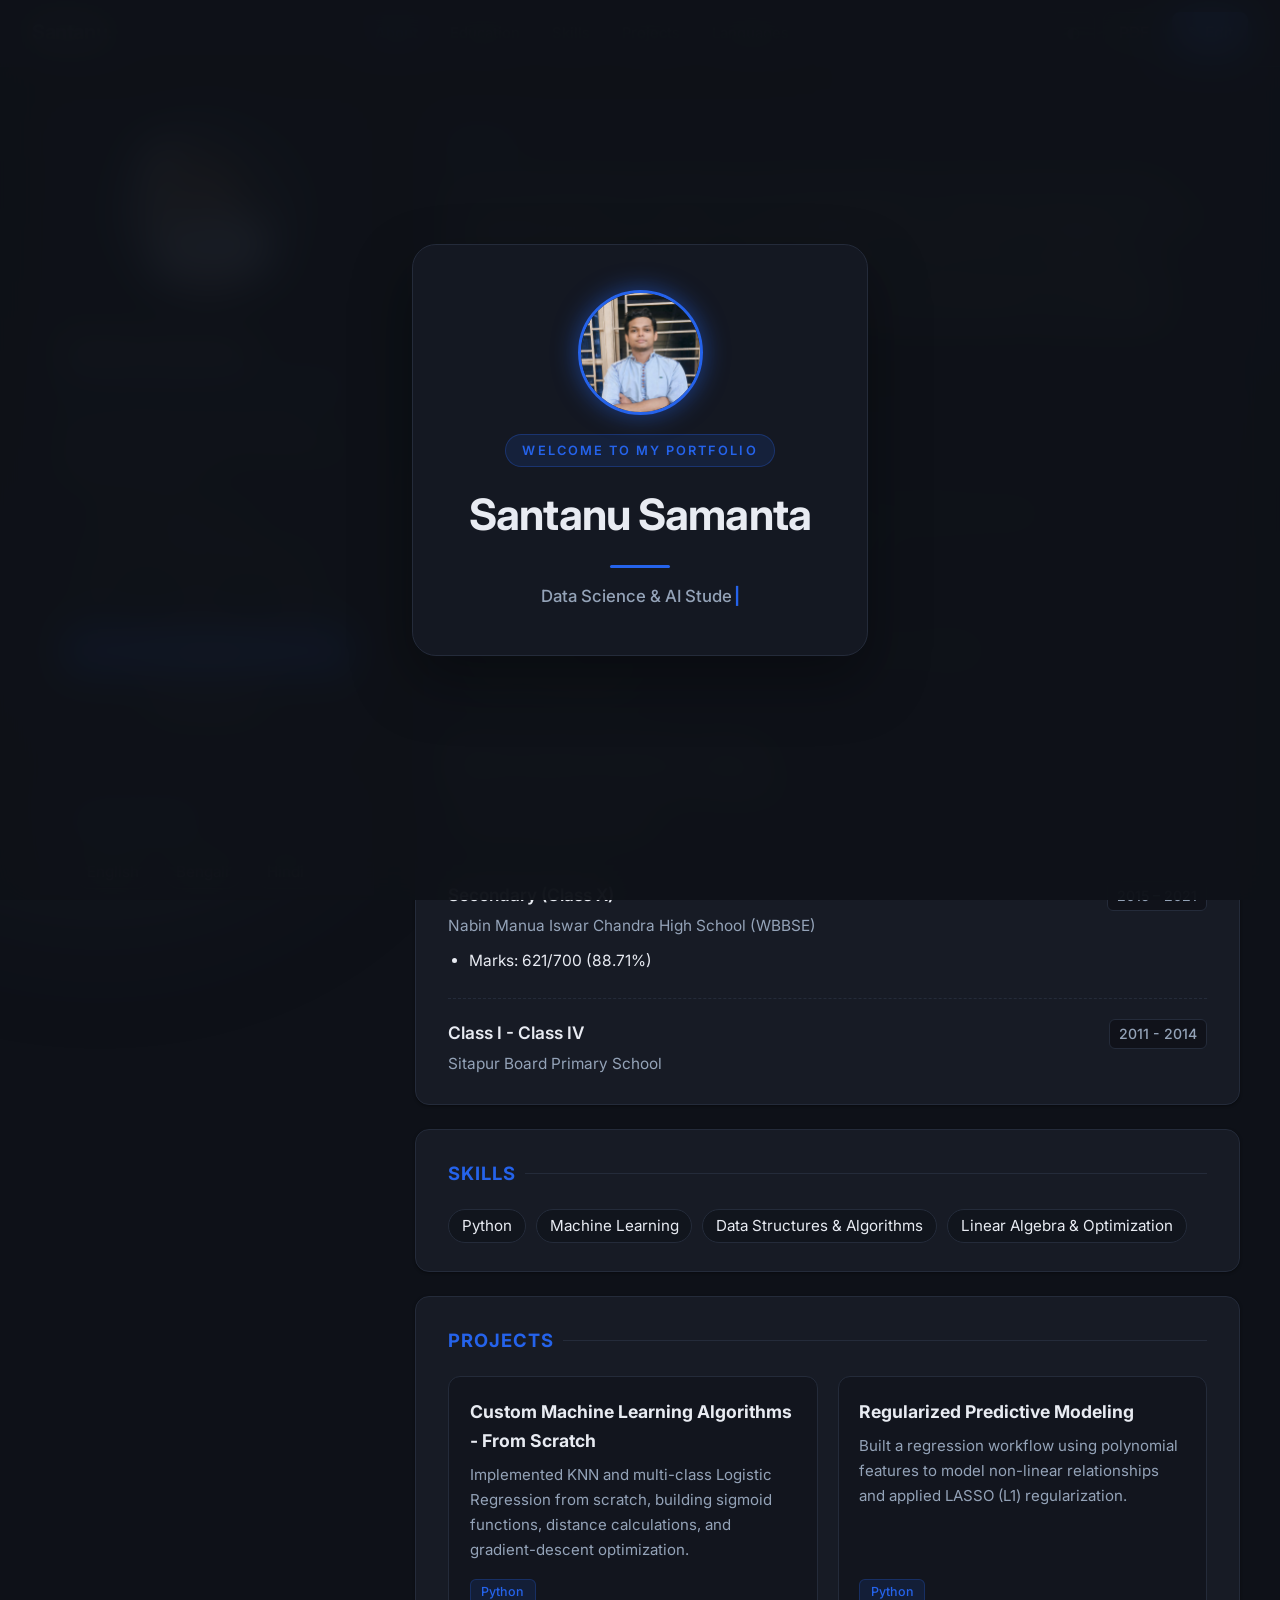
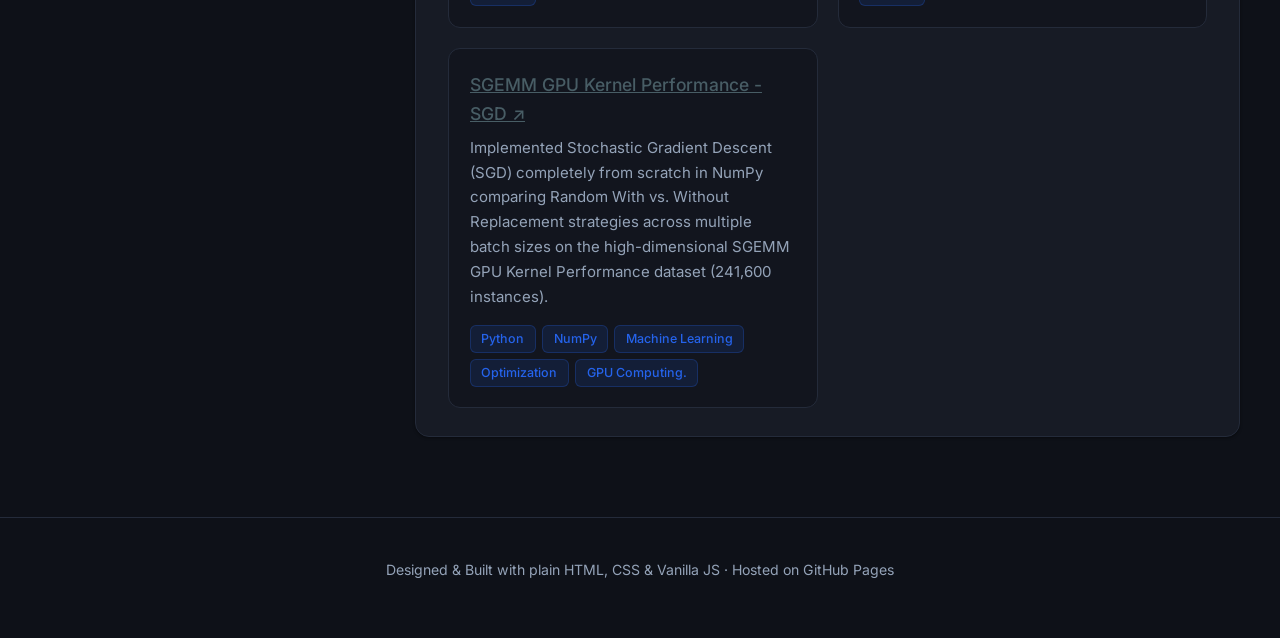
<file: index.html>
<!doctype html>
<html lang="en">
<head>
  <meta charset="utf-8">
  <meta name="viewport" content="width=device-width, initial-scale=1">
  <title>Santanu Samanta – CV & Portfolio</title>
  
  <!-- Typography: Inter font with system fallback -->
  <link rel="preconnect" href="https://fonts.googleapis.com">
  <link rel="preconnect" href="https://fonts.gstatic.com" crossorigin>
  <link href="https://fonts.googleapis.com/css2?family=Inter:wght@400;500;600;700&display=swap" rel="stylesheet">
  
  <link rel="stylesheet" href="style.css">
</head>
<body>

  <!-- Background Decorative Glowing Orbs -->
  <div class="bg-glow-orb orb-1 no-print" aria-hidden="true"></div>
  <div class="bg-glow-orb orb-2 no-print" aria-hidden="true"></div>

  <!-- Professional Welcoming Splash Intro -->
  <aside id="welcomeSplash" class="welcome-overlay no-print" aria-label="Welcome screen">
    <div class="welcome-card">
      <div class="welcome-avatar-wrapper">
        <img id="welcomePhoto" src="" alt="Santanu Samanta" class="welcome-avatar">
      </div>
      <div class="welcome-badge">Welcome to my Portfolio</div>
      <h1 class="welcome-name">Santanu Samanta</h1>
      <div class="welcome-line" aria-hidden="true"></div>
      <p class="welcome-sub">
        <span id="welcomeTypewriter" class="typewriter-text">Data Science &amp; AI Student</span>
        <span class="typewriter-cursor" aria-hidden="true">|</span>
      </p>
    </div>
  </aside>

  <!-- Sticky Top Navigation Bar -->
  <header class="topbar no-print">
    <div class="topbar-brand">
      <a href="#top" class="brand-link">Santanu<span class="brand-dot">.</span></a>
    </div>

    <button id="btnMobileNav" class="mobile-nav-toggle" aria-label="Toggle navigation menu" aria-expanded="false">
      <svg width="22" height="22" viewBox="0 0 24 24" fill="none" stroke="currentColor" stroke-width="2" stroke-linecap="round" stroke-linejoin="round">
        <line x1="3" y1="12" x2="21" y2="12"></line>
        <line x1="3" y1="6" x2="21" y2="6"></line>
        <line x1="3" y1="18" x2="21" y2="18"></line>
      </svg>
    </button>

    <nav id="nav" class="nav-links" aria-label="Primary navigation"></nav>

    <div class="actions">
      <button id="btnTheme" title="Toggle dark / light mode" aria-label="Toggle color theme">◐</button>
      <button id="btnPrint" title="Print CV or save as PDF" aria-label="Print or save as PDF">PDF</button>
      <button id="btnEdit" class="primary" title="Open CV Editor drawer">✎ Edit</button>
    </div>
  </header>

  <!-- Main Renderable Container -->
  <main id="cv" role="main"></main>

  <!-- Footer -->
  <footer class="site-footer no-print">
    <p>Designed &amp; Built with plain HTML, CSS &amp; Vanilla JS · Hosted on GitHub Pages</p>
  </footer>

  <!-- Floating Back to Top Button -->
  <button id="btnBackToTop" class="back-to-top no-print" aria-label="Back to top of page" title="Back to top">
    <svg width="20" height="20" viewBox="0 0 24 24" fill="none" stroke="currentColor" stroke-width="2.5" stroke-linecap="round" stroke-linejoin="round">
      <polyline points="18 15 12 9 6 15"></polyline>
    </svg>
  </button>

  <!-- In-Browser Editor Drawer -->
  <aside id="editor" class="no-print" hidden aria-label="CV Content Editor">
    <div class="ed-head">
      <strong>Edit CV</strong>
      <button id="btnClose" aria-label="Close editor">✕</button>
    </div>
    <div class="ed-body" id="edBody"></div>
    <div class="ed-foot">
      <button id="btnExport" class="primary">⬇ Download data.json</button>
      <button id="btnImport">⬆ Import</button>
      <button id="btnReset" class="danger">Reset</button>
      <input type="file" id="fileImport" accept="application/json" hidden>
      <p class="hint">Changes auto-save in your browser. Download <code>data.json</code> and commit to your repo to publish for visitors.</p>
    </div>
  </aside>

  <!-- Photo Full-View Lightbox Modal -->
  <div id="photoModal" class="photo-lightbox" hidden role="dialog" aria-modal="true" aria-label="Profile photo full view">
    <span class="lightbox-close" aria-label="Close photo preview">&times;</span>
    <img id="lightboxImg" class="lightbox-content" alt="Santanu Samanta full view">
  </div>

  <script src="app.js"></script>
</body>
</html>
</file>
<file: style.css>
/* ===== Design Tokens & CSS Variables ===== */
:root {
  --accent: #2563eb;
  --link-color: #38bdf8;
  --bg: #f6f7fb;
  --card: #ffffff;
  --text: #1b1f2a;
  --muted: #64748b;
  --line: #e2e8f0;
  --radius: 14px;
  --shadow-sm: 0 1px 3px rgba(0, 0, 0, 0.05);
  --shadow-md: 0 4px 14px rgba(0, 0, 0, 0.07);
  --shadow-lg: 0 12px 30px rgba(0, 0, 0, 0.1);
  --transition: all 0.25s cubic-bezier(0.16, 1, 0.3, 1);
}

:root[data-theme="dark"] {
  --bg: #0e1118;
  --card: #171b25;
  --text: #e8ebf2;
  --muted: #94a3b8;
  --line: #242b3a;
  --shadow-sm: 0 1px 3px rgba(0, 0, 0, 0.4);
  --shadow-md: 0 6px 18px rgba(0, 0, 0, 0.5);
  --shadow-lg: 0 14px 36px rgba(0, 0, 0, 0.65);
}

/* Base Reset & Typography */
* {
  box-sizing: border-box;
  margin: 0;
  padding: 0;
}

html {
  scroll-behavior: smooth;
}

body {
  font-family: 'Inter', system-ui, -apple-system, BlinkMacSystemFont, 'Segoe UI', Roboto, sans-serif;
  font-size: 15.5px;
  line-height: 1.65;
  background-color: var(--bg);
  color: var(--text);
  overflow-x: hidden;
  position: relative;
  min-height: 100vh;
  transition: background-color 0.3s ease, color 0.3s ease;
}

a {
  color: var(--accent);
  text-decoration: none;
  transition: var(--transition);
}

/* Background Ambient Glow Orbs */
.bg-glow-orb {
  position: fixed;
  border-radius: 50%;
  filter: blur(120px);
  z-index: -1;
  pointer-events: none;
  opacity: 0.15;
  transition: var(--transition);
}

.orb-1 {
  width: 450px;
  height: 450px;
  background: var(--accent);
  top: -100px;
  right: -100px;
}

.orb-2 {
  width: 500px;
  height: 500px;
  background: var(--link-color);
  bottom: 50px;
  left: -150px;
}

/* Button Component Styles */
button {
  font: inherit;
  cursor: pointer;
  border: 1px solid var(--line);
  background: var(--card);
  color: var(--text);
  padding: 0.45rem 0.9rem;
  border-radius: 8px;
  display: inline-flex;
  align-items: center;
  justify-content: center;
  gap: 0.45rem;
  font-weight: 500;
  transition: var(--transition);
  box-shadow: var(--shadow-sm);
}

button:hover {
  border-color: var(--accent);
  color: var(--accent);
  transform: translateY(-1px);
}

button:focus-visible {
  outline: 2px solid var(--accent);
  outline-offset: 2px;
}

button.primary {
  background: var(--accent);
  border-color: var(--accent);
  color: #ffffff;
}

button.primary:hover {
  opacity: 0.92;
  color: #ffffff;
  box-shadow: 0 4px 12px color-mix(in srgb, var(--accent) 35%, transparent);
}

button.danger {
  color: #ef4444;
  border-color: color-mix(in srgb, #ef4444 30%, transparent);
}

button.danger:hover {
  background: #ef4444;
  color: #ffffff;
  border-color: #ef4444;
}

/* ===== Sticky Top Navigation Bar ===== */
.topbar {
  position: sticky;
  top: 0;
  z-index: 100;
  display: flex;
  justify-content: space-between;
  align-items: center;
  padding: 0.75rem 2rem;
  background: color-mix(in srgb, var(--card) 85%, transparent);
  backdrop-filter: blur(12px);
  -webkit-backdrop-filter: blur(12px);
  border-bottom: 1px solid var(--line);
  box-shadow: var(--shadow-sm);
}

.topbar-brand .brand-link {
  font-size: 1.25rem;
  font-weight: 700;
  color: var(--text);
  letter-spacing: -0.02em;
}

.brand-dot {
  color: var(--accent);
}

.nav-links {
  display: flex;
  gap: 0.5rem;
  align-items: center;
}

.nav-links a {
  color: var(--muted);
  font-size: 0.92rem;
  font-weight: 500;
  padding: 0.35rem 0.75rem;
  border-radius: 6px;
  position: relative;
  transition: var(--transition);
}

.nav-links a:hover {
  color: var(--accent);
  background: color-mix(in srgb, var(--accent) 8%, transparent);
}

.nav-links a.active {
  color: var(--accent);
  background: color-mix(in srgb, var(--accent) 12%, transparent);
  font-weight: 600;
}

.actions {
  display: flex;
  gap: 0.5rem;
  align-items: center;
}

.mobile-nav-toggle {
  display: none;
  background: transparent;
  border: none;
  box-shadow: none;
  padding: 0.4rem;
  color: var(--text);
}

/* ===== Main Canvas Structure ===== */
main {
  width: 100% !important;
  max-width: 1400px !important;
  margin: 0 auto !important;
  padding: 2rem 2.5rem 5rem !important;
}

#cv {
  width: 100% !important;
}

/* Section Card Base */
section {
  background: var(--card);
  border: 1px solid var(--line);
  border-radius: var(--radius);
  padding: 1.75rem 2rem;
  margin-top: 1.5rem;
  box-shadow: var(--shadow-sm);
  transition: var(--transition);
}

section:hover {
  box-shadow: var(--shadow-md);
  border-color: color-mix(in srgb, var(--accent) 30%, var(--line));
}

section h2 {
  margin-bottom: 1.25rem;
  font-size: 1.15rem;
  font-weight: 700;
  letter-spacing: 0.05em;
  text-transform: uppercase;
  color: var(--accent);
  display: flex;
  align-items: center;
  gap: 0.6rem;
}

section h2::after {
  content: "";
  flex: 1;
  height: 1px;
  background: var(--line);
}

/* ===== Post-Splash Hero Card ===== */
.hero {
  display: flex;
  gap: 2rem;
  align-items: center;
  flex-wrap: wrap;
  margin-top: 0;
  position: relative;
  overflow: hidden;
  box-sizing: border-box;
}

.hero > div {
  flex: 1 1 260px;
  min-width: 0 !important;
  max-width: 100% !important;
  box-sizing: border-box;
}

.hero img,
.avatar {
  width: 160px;
  height: 160px;
  border-radius: 50%;
  object-fit: cover;
  border: 4px solid var(--accent);
  background: var(--line);
  flex-shrink: 0;
  display: block;
  margin: 0 auto;
  cursor: pointer;
  transition: transform 0.25s ease, box-shadow 0.25s ease;
}

.hero img:hover {
  transform: scale(1.03);
  box-shadow: 0 0 25px color-mix(in srgb, var(--accent) 45%, transparent);
}

.avatar {
  display: grid;
  place-items: center;
  font-size: 3.2rem;
  color: var(--muted);
}

.hero h1 {
  font-size: clamp(1.45rem, 2.2vw, 2rem);
  font-weight: 700;
  color: var(--text);
  letter-spacing: -0.02em;
  line-height: 1.25;
  white-space: nowrap;
}

.hero .title {
  color: var(--accent);
  font-size: 1.08rem;
  font-weight: 600;
  margin: 0.25rem 0 0.6rem;
}

.hero p {
  color: var(--muted);
  max-width: 680px;
  font-size: 0.94rem;
}

.hero-cta-group {
  display: flex;
  gap: 0.65rem;
  margin-top: 1.2rem;
  flex-wrap: wrap;
  width: 100%;
}

.hero-btn {
  padding: 0.55rem 1.1rem;
  border-radius: 8px;
  font-size: 0.9rem;
  font-weight: 600;
  box-shadow: var(--shadow-sm);
  display: inline-flex;
  align-items: center;
  justify-content: center;
  gap: 0.4rem;
  box-sizing: border-box;
  max-width: 100%;
}

/* Chips & Tags */
.chips {
  display: flex;
  flex-wrap: wrap;
  gap: 10px;
  margin-top: 1rem;
  width: 100%;
  box-sizing: border-box;
}

.chip {
  padding: 0.35rem 0.75rem;
  border: 1px solid var(--line);
  background: color-mix(in srgb, var(--bg) 60%, transparent);
  border-radius: 999px;
  font-size: 0.84rem;
  line-height: 1.3;
  text-decoration: none;
  color: var(--text);
  display: inline-flex;
  align-items: center;
  gap: 0.35rem;
  max-width: 100%;
  box-sizing: border-box;
  overflow-wrap: anywhere;
  transition: var(--transition);
}

/* Ensure email pill stays on one line with icon and fits ".com" */
a.chip[href^="mailto:"] {
  font-size: 0.79rem;
  word-break: break-all;
}

a.chip:hover {
  border-color: var(--accent);
  color: var(--accent);
  transform: translateY(-2px);
  box-shadow: var(--shadow-sm);
}

/* Standard Item Cards */
.item {
  padding: 0.2rem 0 1.25rem;
  margin-bottom: 1rem;
  border-bottom: 1px dashed var(--line);
}

.item:last-child {
  border: 0;
  margin: 0;
  padding-bottom: 0;
}

.item .row {
  display: flex;
  justify-content: space-between;
  align-items: baseline;
  gap: 1rem;
  flex-wrap: wrap;
}

.item h3 {
  font-size: 1.08rem;
  font-weight: 600;
  color: var(--text);
}

.item .sub {
  color: var(--muted);
  font-size: 0.96rem;
  margin-top: 0.15rem;
}

.item .when {
  color: var(--muted);
  font-size: 0.88rem;
  font-weight: 500;
  padding: 0.15rem 0.55rem;
  background: color-mix(in srgb, var(--bg) 80%, transparent);
  border: 1px solid var(--line);
  border-radius: 6px;
}

.item ul {
  margin: 0.6rem 0 0;
  padding-left: 1.3rem;
}

.item li {
  margin-bottom: 0.3rem;
  color: var(--text);
}

/* Projects Cards Grid */
.projects-grid {
  display: grid;
  grid-template-columns: repeat(auto-fit, minmax(320px, 1fr));
  gap: 1.25rem;
}

.project-card {
  background: color-mix(in srgb, var(--bg) 50%, transparent);
  border: 1px solid var(--line);
  border-radius: 12px;
  padding: 1.3rem;
  display: flex;
  flex-direction: column;
  justify-content: space-between;
  transition: var(--transition);
}

.project-card:hover {
  transform: translateY(-4px);
  border-color: var(--accent);
  box-shadow: var(--shadow-md);
}

.project-card h3 {
  font-size: 1.1rem;
  margin-bottom: 0.5rem;
}

.project-desc {
  font-size: 0.94rem;
  color: var(--muted);
  margin-bottom: 1rem;
  flex-grow: 1;
}

.tags {
  display: flex;
  flex-wrap: wrap;
  gap: 0.4rem;
}

.tags span {
  font-size: 0.78rem;
  font-weight: 500;
  background: color-mix(in srgb, var(--accent) 12%, transparent);
  color: var(--accent);
  padding: 0.15rem 0.65rem;
  border-radius: 6px;
  border: 1px solid color-mix(in srgb, var(--accent) 25%, transparent);
}

/* Skills Grid & Percentage Bars */
.bar {
  height: 8px;
  background: var(--line);
  border-radius: 99px;
  overflow: hidden;
  margin-top: 0.35rem;
}

.bar i {
  display: block;
  height: 100%;
  background: var(--accent);
  border-radius: 99px;
  transition: width 0.8s ease-out;
}

.grid {
  display: grid;
  grid-template-columns: repeat(auto-fit, minmax(230px, 1fr));
  gap: 1.2rem 2rem;
}

.empty {
  color: var(--muted);
  font-style: italic;
}

/* Custom Clickable Hyperlinks */
.custom-link,
a.custom-link,
.item h3 a.custom-link {
  color: var(--link-color) !important;
  text-decoration: underline !important;
  font-weight: 500;
  transition: opacity 0.2s ease;
}

.custom-link:hover,
a.custom-link:hover,
.item h3 a.custom-link:hover {
  opacity: 0.8;
}

.item h3 a {
  color: var(--link-color, var(--accent)) !important;
  text-decoration: none;
  transition: var(--transition);
}

.item h3 a:hover {
  text-decoration: underline;
  opacity: 0.85;
}

/* ===== Welcoming Splash Screen Overlay ===== */
.welcome-overlay {
  position: fixed;
  inset: 0;
  z-index: 9999;
  background: color-mix(in srgb, var(--bg) 94%, transparent);
  backdrop-filter: blur(20px);
  -webkit-backdrop-filter: blur(20px);
  display: flex;
  justify-content: center;
  align-items: center;
  transition: opacity 0.7s cubic-bezier(0.16, 1, 0.3, 1),
              transform 0.7s cubic-bezier(0.16, 1, 0.3, 1);
}

.welcome-overlay.hide-welcome {
  opacity: 0;
  transform: translateY(-20px) scale(0.98);
  pointer-events: none;
}

.welcome-card {
  text-align: center;
  display: flex;
  flex-direction: column;
  align-items: center;
  padding: 2.8rem 3.5rem;
  background: color-mix(in srgb, var(--card) 85%, transparent);
  border: 1px solid var(--line);
  border-radius: 24px;
  box-shadow: 0 25px 60px rgba(0, 0, 0, 0.35);
  animation: welcomePop 0.8s cubic-bezier(0.16, 1, 0.3, 1) forwards;
}

.welcome-avatar-wrapper {
  position: relative;
  width: 125px;
  height: 125px;
  margin-bottom: 1.2rem;
}

.welcome-avatar {
  width: 100%;
  height: 100%;
  border-radius: 50%;
  object-fit: cover;
  border: 3.5px solid var(--accent);
  box-shadow: 0 0 25px color-mix(in srgb, var(--accent) 55%, transparent);
  animation: avatarPulse 2s infinite ease-in-out;
}

.welcome-badge {
  font-size: 0.8rem;
  letter-spacing: 0.16em;
  text-transform: uppercase;
  color: var(--accent);
  background: color-mix(in srgb, var(--accent) 12%, transparent);
  border: 1px solid color-mix(in srgb, var(--accent) 30%, transparent);
  padding: 0.3rem 1rem;
  border-radius: 999px;
  margin-bottom: 0.8rem;
  font-weight: 600;
}

.welcome-name {
  font-size: clamp(1.8rem, 4vw, 2.7rem);
  font-weight: 700;
  color: var(--text);
  letter-spacing: -0.02em;
}

.welcome-line {
  width: 0;
  height: 3px;
  background: var(--accent);
  border-radius: 99px;
  margin: 0.9rem 0;
  animation: lineExpand 0.7s 0.25s cubic-bezier(0.16, 1, 0.3, 1) forwards;
}

.welcome-sub {
  color: var(--muted);
  font-size: 1.05rem;
  font-weight: 500;
  display: flex;
  align-items: center;
  justify-content: center;
  min-height: 1.6rem;
}

.typewriter-cursor {
  color: var(--accent);
  animation: blink 0.8s infinite;
  margin-left: 2px;
  font-weight: 700;
}

/* Floating Back To Top Button */
.back-to-top {
  position: fixed;
  bottom: 2rem;
  right: 2rem;
  z-index: 90;
  width: 44px;
  height: 44px;
  border-radius: 50%;
  background: var(--card);
  color: var(--accent);
  border: 1px solid var(--line);
  box-shadow: var(--shadow-lg);
  opacity: 0;
  visibility: hidden;
  transform: translateY(10px);
  transition: var(--transition);
}

.back-to-top.show {
  opacity: 1;
  visibility: visible;
  transform: translateY(0);
}

.back-to-top:hover {
  background: var(--accent);
  color: #ffffff;
  border-color: var(--accent);
  transform: translateY(-3px);
}

/* Lightbox Modal */
.photo-lightbox {
  position: fixed;
  z-index: 1000;
  inset: 0;
  background: rgba(0, 0, 0, 0.9);
  backdrop-filter: blur(12px);
  display: flex;
  justify-content: center;
  align-items: center;
  animation: fadeIn 0.25s ease-out;
}

.photo-lightbox[hidden] {
  display: none !important;
}

.lightbox-content {
  max-width: 90vw;
  max-height: 85vh;
  object-fit: contain;
  border-radius: 14px;
  box-shadow: 0 10px 40px rgba(0, 0, 0, 0.65);
  animation: zoomIn 0.25s cubic-bezier(0.16, 1, 0.3, 1);
}

.lightbox-close {
  position: absolute;
  top: 1.5rem;
  right: 2rem;
  color: #ffffff;
  font-size: 2.4rem;
  font-weight: 700;
  cursor: pointer;
  line-height: 1;
  transition: opacity 0.2s;
}

.lightbox-close:hover {
  opacity: 0.7;
}

/* In-Browser Editor Drawer Styles */
#editor {
  position: fixed;
  top: 0;
  right: 0;
  bottom: 0;
  width: min(440px, 100%);
  background: var(--card);
  border-left: 1px solid var(--line);
  z-index: 1001;
  display: flex;
  flex-direction: column;
  box-shadow: -10px 0 30px rgba(0, 0, 0, 0.3);
}

#editor[hidden] {
  display: none;
}

.ed-head {
  display: flex;
  justify-content: space-between;
  align-items: center;
  padding: 0.85rem 1.25rem;
  border-bottom: 1px solid var(--line);
}

.ed-body {
  flex: 1;
  overflow: auto;
  padding: 1.25rem;
}

.ed-foot {
  padding: 1rem 1.25rem;
  border-top: 1px solid var(--line);
  display: flex;
  flex-wrap: wrap;
  gap: 0.5rem;
}

.hint {
  flex-basis: 100%;
  margin: 0.2rem 0 0;
  font-size: 0.8rem;
  color: var(--muted);
}

details {
  border: 1px solid var(--line);
  border-radius: 10px;
  margin-bottom: 0.75rem;
  padding: 0.2rem 0.85rem;
  background: color-mix(in srgb, var(--bg) 40%, transparent);
}

summary {
  cursor: pointer;
  font-weight: 600;
  padding: 0.55rem 0;
}

label {
  display: block;
  font-size: 0.8rem;
  color: var(--muted);
  margin: 0.5rem 0 0.15rem;
}

input[type="text"],
input[type="email"],
input[type="url"],
input[type="number"],
textarea,
select {
  width: 100%;
  font: inherit;
  padding: 0.45rem 0.65rem;
  border: 1px solid var(--line);
  border-radius: 8px;
  background: var(--bg);
  color: var(--text);
}

textarea {
  min-height: 90px;
  resize: vertical;
}

.card {
  border: 1px solid var(--line);
  border-radius: 10px;
  padding: 0.75rem;
  margin: 0.6rem 0;
  background: var(--card);
}

.card .tools {
  display: flex;
  gap: 0.35rem;
  justify-content: flex-end;
  margin-top: 0.5rem;
}

.card .tools button {
  padding: 0.2rem 0.55rem;
  font-size: 0.82rem;
}

.photo-row {
  display: flex;
  gap: 1rem;
  align-items: center;
}

.photo-row img {
  width: 70px;
  height: 70px;
  border-radius: 50%;
  object-fit: cover;
}

.switch {
  display: flex;
  align-items: center;
  gap: 0.5rem;
  font-size: 0.9rem;
  color: var(--text);
  margin: 0.25rem 0;
}

/* Site Footer */
.site-footer {
  text-align: center;
  padding: 2.5rem 1rem 3.5rem;
  color: var(--muted);
  font-size: 0.88rem;
  border-top: 1px solid var(--line);
}

/* ===== Fluid Two-Column Layouts & Fixed Left Sidebar ===== */
@media (min-width: 820px) {
  #cv.layout-2col {
    display: flex !important;
    gap: 2.2rem !important;
    align-items: flex-start !important;
    width: 100% !important;
  }

  #cv.layout-2col.sidebar-right {
    flex-direction: row-reverse !important;
  }

  #cv.layout-2col .cv-sidebar {
    flex: 0 0 340px !important;
    min-width: 320px !important;
    max-width: 360px !important;
    display: flex !important;
    flex-direction: column !important;
    gap: 1.5rem !important;
    position: sticky !important;
    top: 5rem !important;
    max-height: calc(100vh - 6.5rem) !important;
    overflow-y: auto !important;
    overflow-x: hidden !important;
    padding-right: 0.35rem !important;
    box-sizing: border-box !important;
    scrollbar-width: thin;
    scrollbar-color: var(--line) transparent;
  }

  #cv.layout-2col .cv-sidebar::-webkit-scrollbar {
    width: 6px;
  }

  #cv.layout-2col .cv-sidebar::-webkit-scrollbar-track {
    background: transparent;
  }

  #cv.layout-2col .cv-sidebar::-webkit-scrollbar-thumb {
    background-color: var(--line);
    border-radius: 99px;
  }

  #cv.layout-2col .cv-sidebar::-webkit-scrollbar-thumb:hover {
    background-color: var(--accent);
  }

  /* Left Sidebar Hero Card */
  #cv.layout-2col .cv-sidebar .hero {
    display: flex !important;
    flex-direction: column !important;
    align-items: center !important;
    text-align: left !important;
    padding: 1.5rem 1.35rem !important;
    width: 100% !important;
    box-sizing: border-box !important;
    flex-shrink: 0 !important;
  }

  /* Inner wrapper inside Hero must span full width of sidebar */
  #cv.layout-2col .cv-sidebar .hero > div {
    width: 100% !important;
    min-width: 0 !important;
    max-width: 100% !important;
    flex: 1 1 auto !important;
    box-sizing: border-box !important;
  }

  /* 2. Centered circular profile photo */
  #cv.layout-2col .cv-sidebar .hero img,
  #cv.layout-2col .cv-sidebar .hero .avatar {
    width: 170px !important;
    height: 170px !important;
    display: block !important;
    margin: 0 auto 0.75rem auto !important;
    align-self: center !important;
    border-radius: 50% !important;
    object-fit: cover !important;
  }

  /* 1. Single-line name in desktop sidebar */
  #cv.layout-2col .cv-sidebar .hero h1 {
    font-size: clamp(1.35rem, 1.8vw, 1.7rem) !important;
    white-space: nowrap !important;
    overflow: hidden !important;
    text-overflow: ellipsis !important;
    width: 100% !important;
    display: block !important;
  }

  /* 3. Chips & Email fitting neatly inside sidebar */
  #cv.layout-2col .cv-sidebar .chips {
    display: flex !important;
    flex-wrap: wrap !important;
    gap: 10px !important;
    width: 100% !important;
    box-sizing: border-box !important;
  }

  #cv.layout-2col .cv-sidebar .chip {
    max-width: 100% !important;
    box-sizing: border-box !important;
  }

  #cv.layout-2col .cv-sidebar .hero-cta-group {
    display: flex !important;
    flex-wrap: wrap !important;
    gap: 10px !important;
    width: 100% !important;
  }

  #cv.layout-2col .cv-sidebar .hero-btn {
    flex: 1 1 auto !important;
    justify-content: center !important;
  }

  #cv.layout-2col .cv-main {
    flex: 1 1 auto !important;
    width: calc(100% - 365px) !important;
    min-width: 0 !important;
    display: flex !important;
    flex-direction: column !important;
    gap: 1.5rem !important;
  }

  #cv.layout-2col .cv-main section,
  #cv.layout-2col .cv-sidebar section {
    margin-top: 0 !important;
    width: 100% !important;
    flex-shrink: 0 !important;
  }
}

/* ===== Keyframes & Animations ===== */
@keyframes welcomePop {
  0% {
    opacity: 0;
    transform: scale(0.9) translateY(20px);
  }
  100% {
    opacity: 1;
    transform: scale(1) translateY(0);
  }
}

@keyframes avatarPulse {
  0%, 100% {
    box-shadow: 0 0 20px color-mix(in srgb, var(--accent) 40%, transparent);
  }
  50% {
    box-shadow: 0 0 35px color-mix(in srgb, var(--accent) 70%, transparent);
  }
}

@keyframes lineExpand {
  0% { width: 0; }
  100% { width: 60px; }
}

@keyframes zoomIn {
  from {
    transform: scale(0.7);
    opacity: 0;
  }
  to {
    transform: scale(1);
    opacity: 1;
  }
}

@keyframes fadeIn {
  from { opacity: 0; }
  to { opacity: 1; }
}

@keyframes blink {
  0%, 100% { opacity: 1; }
  50% { opacity: 0; }
}

/* Accessibility: Reduced Motion */
@media (prefers-reduced-motion: reduce) {
  *, ::before, ::after {
    animation-duration: 0.01ms !important;
    animation-iteration-count: 1 !important;
    transition-duration: 0.01ms !important;
    scroll-behavior: auto !important;
  }
  .welcome-overlay {
    display: none !important;
  }
}

/* Mobile Media Queries */
@media (max-width: 819px) {
  .topbar {
    padding: 0.65rem 1.25rem;
  }
  .mobile-nav-toggle {
    display: flex;
  }
  .nav-links {
    position: fixed;
    top: 57px;
    left: 0;
    right: 0;
    background: var(--card);
    border-bottom: 1px solid var(--line);
    flex-direction: column;
    padding: 1rem 1.5rem;
    gap: 0.6rem;
    box-shadow: var(--shadow-lg);
    display: none;
  }
  .nav-links.open {
    display: flex;
  }
  main {
    padding: 1.25rem 1rem 4rem !important;
  }
  .hero {
    flex-direction: column !important;
    align-items: center !important;
    text-align: center !important;
    padding: 1.5rem 1.2rem !important;
  }
  .hero > div {
    width: 100% !important;
    min-width: 0 !important;
  }
  .hero img,
  .hero .avatar {
    margin: 0 auto 0.5rem auto !important;
  }
  .hero h1 {
    font-size: clamp(1.4rem, 5.5vw, 1.85rem) !important;
    white-space: nowrap !important;
  }
  .hero-cta-group,
  .chips {
    justify-content: center !important;
  }
  .welcome-card {
    padding: 2.2rem 1.5rem;
  }
}

@media (max-width: 360px) {
  .hero h1 {
    white-space: normal !important;
  }
}

/* Print Stylesheet */
@media print {
  .no-print,
  .welcome-overlay,
  .topbar,
  .back-to-top,
  .bg-glow-orb {
    display: none !important;
  }
  body {
    background: #ffffff !important;
    color: #000000 !important;
    font-size: 11pt;
  }
  main {
    padding: 0 !important;
    max-width: 100% !important;
  }
  #cv.layout-2col {
    display: block !important;
  }
  #cv.layout-2col .cv-sidebar,
  #cv.layout-2col .cv-main {
    width: 100% !important;
    position: static !important;
    max-height: none !important;
    overflow: visible !important;
  }
  section {
    border: none !important;
    box-shadow: none !important;
    padding: 0.75rem 0 !important;
    break-inside: avoid;
    background: transparent !important;
  }
  a {
    color: #000000 !important;
    text-decoration: underline !important;
  }
}
</file>
